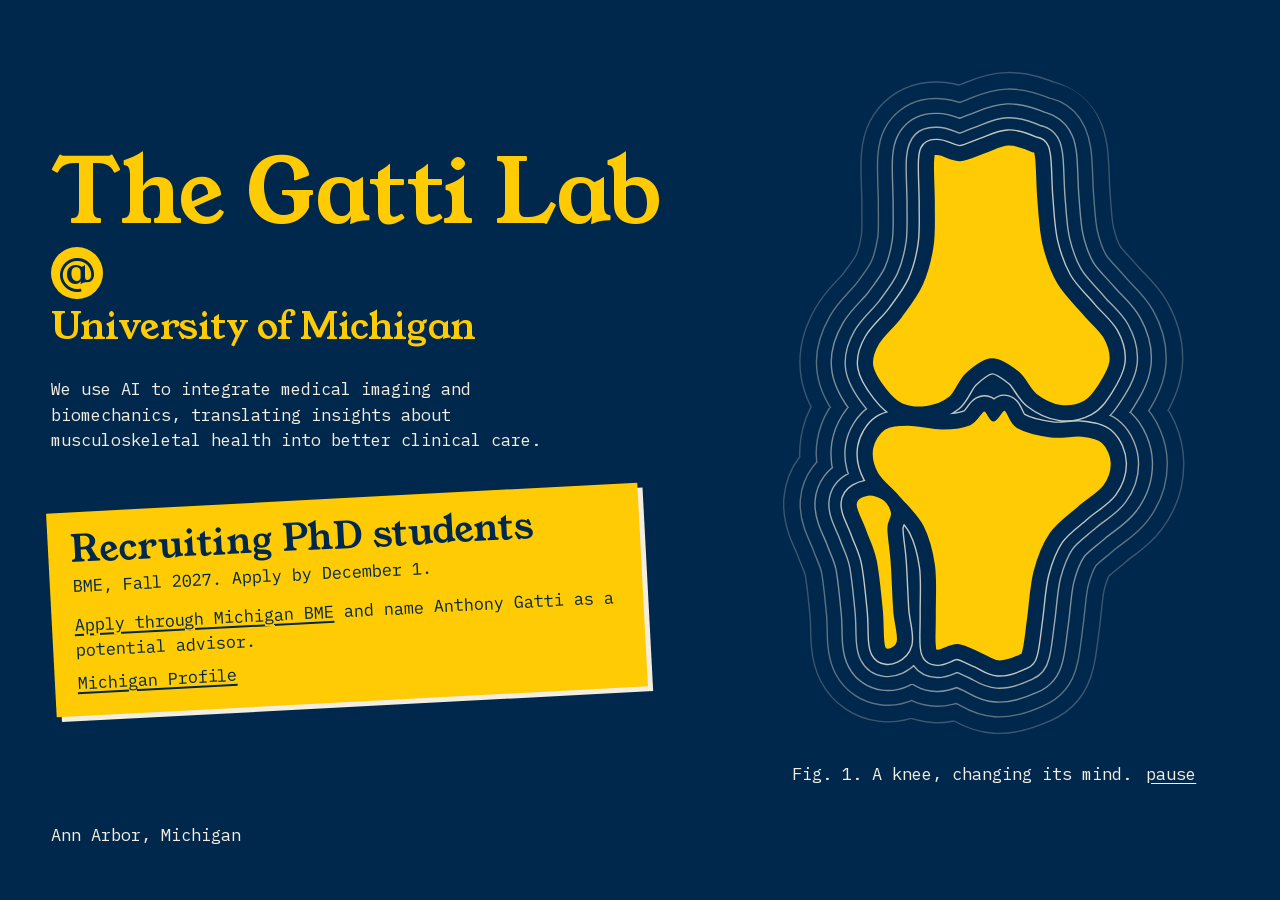
<file: index.html>
<!doctype html>
<html lang="en">
<head>
  <meta charset="utf-8">
  <meta name="viewport" content="width=device-width, initial-scale=1">
  <title>The Gatti Lab @ University of Michigan</title>
  <meta name="description" content="AI, medical imaging, and biomechanics for musculoskeletal health and clinical care. Recruiting PhD students in Biomedical Engineering for Fall 2027.">
  <meta name="theme-color" content="#00274c">

  <meta property="og:type" content="website">
  <meta property="og:url" content="https://thegattilab.ai/">
  <meta property="og:title" content="The Gatti Lab @ University of Michigan">
  <meta property="og:description" content="AI, medical imaging, and biomechanics for musculoskeletal health and clinical care. Recruiting PhD students, BME, Fall 2027.">
  <meta property="og:image" content="https://thegattilab.ai/assets/og-image.png">
  <meta name="twitter:card" content="summary_large_image">

  <link rel="icon" href="assets/favicon.svg" type="image/svg+xml">
  <link rel="preload" href="assets/fonts/young-serif.woff2" as="font" type="font/woff2" crossorigin>
  <link rel="stylesheet" href="assets/style.css">
</head>
<body class="blue">
  <main class="page">
    <div class="words">
      <h1>
        <span class="lab">The Gatti Lab</span>
        <span class="at">@</span>
        <span class="uni">University of Michigan</span>
      </h1>

      <p class="mission">We use AI to integrate medical imaging and biomechanics, translating insights about musculoskeletal health into better clinical care.</p>

      <section class="recruit" aria-labelledby="recruit-title">
        <h2 id="recruit-title">Recruiting PhD students</h2>
        <p class="when">BME, Fall 2027. Apply by December 1.</p>
        <ul>
          <li><a href="https://bme.umich.edu/academics/graduate/graduate-admissions/">Apply through Michigan BME</a> and name Anthony Gatti as a potential advisor.</li>
          <li><a href="https://cad-ai.med.umich.edu/people#h.32wbcafxf2bp">Michigan Profile</a></li>
        </ul>
      </section>
    </div>

    <figure class="fig">
      <svg id="morph" viewBox="-30 -80 540 790" role="img" aria-label="Outline of a knee joint, slowly changing shape and alignment, with contour lines rippling out around it.">
        <defs>
          <path id="bones" d="M169.9 32.0C170.7 22.3 170.3 24.0 175.6 23.8C180.9 23.6 192.9 31.2 201.9 30.9C210.9 30.6 220.4 25.0 229.6 22.0C238.9 19.0 248.3 13.4 257.3 13.1C266.3 12.8 278.2 17.7 283.6 20.2C289.0 22.7 288.4 18.3 289.9 28.0C291.4 37.6 291.2 61.3 292.6 77.9C294.0 94.6 294.7 112.1 298.3 127.8C301.8 143.5 306.6 158.9 313.8 172.3C320.9 185.8 332.8 197.9 341.0 208.5C349.2 219.0 358.2 226.6 363.0 235.8C367.7 244.9 370.4 254.1 369.5 263.4C368.5 272.8 361.9 283.9 357.1 291.7C352.2 299.6 347.8 306.5 340.6 310.5C333.4 314.4 322.7 316.9 313.6 315.5C304.5 314.1 294.0 309.0 286.1 302.3C278.2 295.5 274.4 282.3 266.3 275.1C258.3 267.8 247.2 258.4 237.9 258.7C228.6 259.0 218.0 269.2 210.3 277.0C202.7 284.8 199.4 298.9 192.1 305.4C184.8 312.0 175.4 315.1 166.5 316.5C157.6 317.8 146.5 316.9 138.8 313.5C131.0 310.1 125.5 303.8 119.9 296.3C114.4 288.8 106.8 277.6 105.4 268.6C104.1 259.5 106.8 251.7 111.9 242.2C117.0 232.7 128.3 222.6 135.9 211.4C143.5 200.1 152.1 188.1 157.7 174.6C163.2 161.1 167.0 145.6 169.2 130.2C171.3 114.7 170.5 98.4 170.6 82.1C170.7 65.7 169.0 41.7 169.9 32.0ZM118.8 340.5C125.6 335.8 135.0 335.7 145.7 335.6C156.5 335.4 171.9 340.0 183.2 339.8C194.6 339.6 205.8 338.0 213.5 334.3C221.2 330.6 225.1 318.6 229.5 317.8C233.8 317.0 236.0 329.5 239.8 329.4C243.7 329.3 248.1 315.8 252.6 317.2C257.0 318.5 258.1 332.2 266.5 337.5C275.0 342.8 291.3 347.0 303.1 348.7C314.9 350.4 327.7 346.6 337.4 347.8C347.0 348.9 355.5 350.2 361.1 355.6C366.8 361.0 370.9 371.5 371.1 380.2C371.2 388.8 368.1 398.8 362.0 407.4C355.9 416.0 344.0 422.7 334.4 431.8C324.9 440.9 312.3 449.9 304.6 462.2C296.9 474.4 292.0 489.2 288.1 505.4C284.1 521.5 283.0 544.2 280.9 559.1C278.9 574.1 277.6 587.7 275.9 594.9C274.1 602.2 275.4 600.3 270.4 602.7C265.4 605.0 253.6 609.7 245.9 609.3C238.3 608.8 232.2 603.1 224.4 600.0C216.5 596.9 206.9 591.0 198.9 590.5C190.9 590.0 180.9 597.5 176.4 597.2C171.9 597.0 172.6 596.3 171.9 588.9C171.1 581.5 172.1 567.9 171.9 552.8C171.8 537.8 173.1 515.1 171.1 498.6C169.0 482.1 165.7 466.8 159.6 453.8C153.5 440.7 142.6 430.4 134.4 420.2C126.3 410.0 115.8 402.0 110.9 392.7C106.0 383.3 103.8 372.6 105.1 363.9C106.4 355.2 112.0 345.2 118.8 340.5ZM85.9 427.4C86.9 420.5 95.2 417.3 100.6 416.3C106.0 415.2 113.9 417.7 118.3 421.3C122.8 424.9 126.7 432.1 127.4 437.9C128.1 443.6 122.9 446.3 122.4 455.6C121.8 465.0 123.4 478.1 124.2 493.9C124.9 509.6 125.8 534.8 126.9 550.2C128.0 565.7 132.9 579.3 130.9 586.6C128.8 593.8 117.7 599.9 114.4 593.6C111.1 587.4 112.6 566.1 110.9 549.3C109.2 532.5 107.0 507.9 104.2 492.7C101.4 477.5 97.2 468.9 94.1 458.0C91.1 447.1 84.8 434.4 85.9 427.4Z"/>
        </defs>
        <g id="rings"></g>
        <use href="#bones" class="bones"/>
      </svg>
      <figcaption>
        <span>Fig. 1. A knee, changing its mind.</span>
        <button id="pause" type="button" hidden>pause</button>
      </figcaption>
    </figure>

    <footer>Ann Arbor, Michigan</footer>
  </main>

  <script src="assets/morph.js" defer></script>
</body>
</html>
</file>
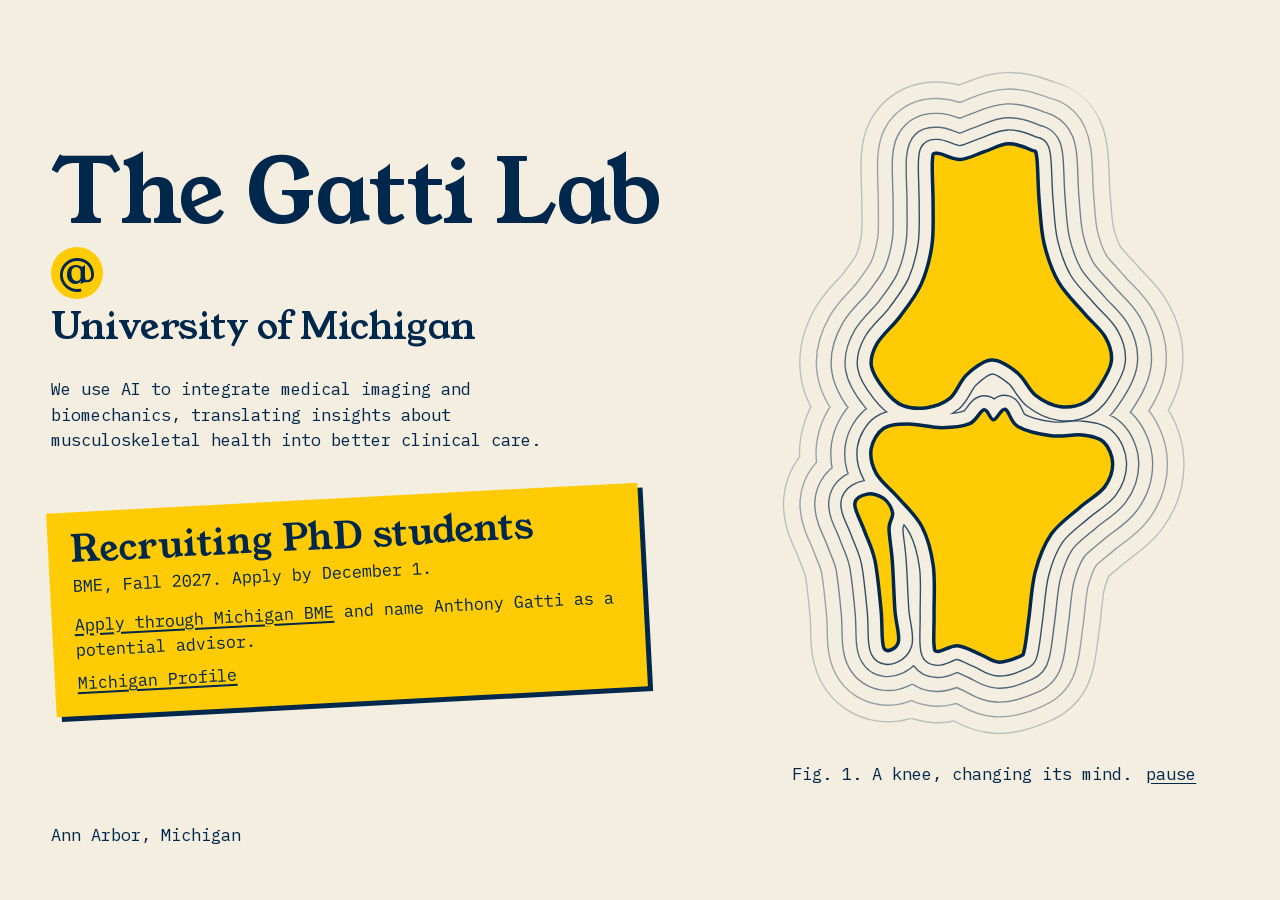
<file: bone.html>
<!doctype html>
<html lang="en">
<head>
  <meta charset="utf-8">
  <meta name="viewport" content="width=device-width, initial-scale=1">
  <title>The Gatti Lab @ University of Michigan</title>
  <meta name="description" content="AI, medical imaging, and biomechanics for musculoskeletal health and clinical care. Recruiting PhD students in Biomedical Engineering for Fall 2027.">
  <meta name="theme-color" content="#f4eee0">
  <meta name="robots" content="noindex">

  <meta property="og:type" content="website">
  <meta property="og:url" content="https://thegattilab.ai/">
  <meta property="og:title" content="The Gatti Lab @ University of Michigan">
  <meta property="og:description" content="AI, medical imaging, and biomechanics for musculoskeletal health and clinical care. Recruiting PhD students, BME, Fall 2027.">
  <meta property="og:image" content="https://thegattilab.ai/assets/og-image.png">
  <meta name="twitter:card" content="summary_large_image">

  <link rel="icon" href="assets/favicon.svg" type="image/svg+xml">
  <link rel="preload" href="assets/fonts/young-serif.woff2" as="font" type="font/woff2" crossorigin>
  <link rel="stylesheet" href="assets/style.css">
</head>
<body>
  <main class="page">
    <div class="words">
      <h1>
        <span class="lab">The Gatti Lab</span>
        <span class="at">@</span>
        <span class="uni">University of Michigan</span>
      </h1>

      <p class="mission">We use AI to integrate medical imaging and biomechanics, translating insights about musculoskeletal health into better clinical care.</p>

      <section class="recruit" aria-labelledby="recruit-title">
        <h2 id="recruit-title">Recruiting PhD students</h2>
        <p class="when">BME, Fall 2027. Apply by December 1.</p>
        <ul>
          <li><a href="https://bme.umich.edu/academics/graduate/graduate-admissions/">Apply through Michigan BME</a> and name Anthony Gatti as a potential advisor.</li>
          <li><a href="https://cad-ai.med.umich.edu/people#h.32wbcafxf2bp">Michigan Profile</a></li>
        </ul>
      </section>
    </div>

    <figure class="fig">
      <svg id="morph" viewBox="-30 -80 540 790" role="img" aria-label="Outline of a knee joint, slowly changing shape and alignment, with contour lines rippling out around it.">
        <defs>
          <path id="bones" d="M169.9 32.0C170.7 22.3 170.3 24.0 175.6 23.8C180.9 23.6 192.9 31.2 201.9 30.9C210.9 30.6 220.4 25.0 229.6 22.0C238.9 19.0 248.3 13.4 257.3 13.1C266.3 12.8 278.2 17.7 283.6 20.2C289.0 22.7 288.4 18.3 289.9 28.0C291.4 37.6 291.2 61.3 292.6 77.9C294.0 94.6 294.7 112.1 298.3 127.8C301.8 143.5 306.6 158.9 313.8 172.3C320.9 185.8 332.8 197.9 341.0 208.5C349.2 219.0 358.2 226.6 363.0 235.8C367.7 244.9 370.4 254.1 369.5 263.4C368.5 272.8 361.9 283.9 357.1 291.7C352.2 299.6 347.8 306.5 340.6 310.5C333.4 314.4 322.7 316.9 313.6 315.5C304.5 314.1 294.0 309.0 286.1 302.3C278.2 295.5 274.4 282.3 266.3 275.1C258.3 267.8 247.2 258.4 237.9 258.7C228.6 259.0 218.0 269.2 210.3 277.0C202.7 284.8 199.4 298.9 192.1 305.4C184.8 312.0 175.4 315.1 166.5 316.5C157.6 317.8 146.5 316.9 138.8 313.5C131.0 310.1 125.5 303.8 119.9 296.3C114.4 288.8 106.8 277.6 105.4 268.6C104.1 259.5 106.8 251.7 111.9 242.2C117.0 232.7 128.3 222.6 135.9 211.4C143.5 200.1 152.1 188.1 157.7 174.6C163.2 161.1 167.0 145.6 169.2 130.2C171.3 114.7 170.5 98.4 170.6 82.1C170.7 65.7 169.0 41.7 169.9 32.0ZM118.8 340.5C125.6 335.8 135.0 335.7 145.7 335.6C156.5 335.4 171.9 340.0 183.2 339.8C194.6 339.6 205.8 338.0 213.5 334.3C221.2 330.6 225.1 318.6 229.5 317.8C233.8 317.0 236.0 329.5 239.8 329.4C243.7 329.3 248.1 315.8 252.6 317.2C257.0 318.5 258.1 332.2 266.5 337.5C275.0 342.8 291.3 347.0 303.1 348.7C314.9 350.4 327.7 346.6 337.4 347.8C347.0 348.9 355.5 350.2 361.1 355.6C366.8 361.0 370.9 371.5 371.1 380.2C371.2 388.8 368.1 398.8 362.0 407.4C355.9 416.0 344.0 422.7 334.4 431.8C324.9 440.9 312.3 449.9 304.6 462.2C296.9 474.4 292.0 489.2 288.1 505.4C284.1 521.5 283.0 544.2 280.9 559.1C278.9 574.1 277.6 587.7 275.9 594.9C274.1 602.2 275.4 600.3 270.4 602.7C265.4 605.0 253.6 609.7 245.9 609.3C238.3 608.8 232.2 603.1 224.4 600.0C216.5 596.9 206.9 591.0 198.9 590.5C190.9 590.0 180.9 597.5 176.4 597.2C171.9 597.0 172.6 596.3 171.9 588.9C171.1 581.5 172.1 567.9 171.9 552.8C171.8 537.8 173.1 515.1 171.1 498.6C169.0 482.1 165.7 466.8 159.6 453.8C153.5 440.7 142.6 430.4 134.4 420.2C126.3 410.0 115.8 402.0 110.9 392.7C106.0 383.3 103.8 372.6 105.1 363.9C106.4 355.2 112.0 345.2 118.8 340.5ZM85.9 427.4C86.9 420.5 95.2 417.3 100.6 416.3C106.0 415.2 113.9 417.7 118.3 421.3C122.8 424.9 126.7 432.1 127.4 437.9C128.1 443.6 122.9 446.3 122.4 455.6C121.8 465.0 123.4 478.1 124.2 493.9C124.9 509.6 125.8 534.8 126.9 550.2C128.0 565.7 132.9 579.3 130.9 586.6C128.8 593.8 117.7 599.9 114.4 593.6C111.1 587.4 112.6 566.1 110.9 549.3C109.2 532.5 107.0 507.9 104.2 492.7C101.4 477.5 97.2 468.9 94.1 458.0C91.1 447.1 84.8 434.4 85.9 427.4Z"/>
        </defs>
        <g id="rings"></g>
        <use href="#bones" class="bones"/>
      </svg>
      <figcaption>
        <span>Fig. 1. A knee, changing its mind.</span>
        <button id="pause" type="button" hidden>pause</button>
      </figcaption>
    </figure>

    <footer>Ann Arbor, Michigan</footer>
  </main>

  <script src="assets/morph.js" defer></script>
</body>
</html>
</file>
<file: assets/style.css>
@font-face {
  font-family: "Young Serif";
  src: url("fonts/young-serif.woff2") format("woff2");
  font-display: swap;
}
@font-face {
  font-family: "IBM Plex Mono";
  src: url("fonts/ibm-plex-mono-400.woff2") format("woff2");
  font-weight: 400;
  font-display: swap;
}

/* Bone version (bone.html). Each colour is named by its job.
   Type is deliberately limited: serif at --xl and --l for headings, and mono at
   the body size for everything else. */
:root {
  --xl: clamp(3rem, 7vw, 7.25rem);
  --l: clamp(1.6rem, 2.9vw, 2.75rem);
  --paper: #f4eee0;     /* page background */
  --ink: #00274c;       /* big serif words */
  --small: #00274c;     /* small mono words */
  --maize: #ffcb05;     /* sticker, @ badge, bones */
  --on-maize: #00274c;  /* words and outlines on maize */
  --shadow: #00274c;    /* sticker shadow */
  --ring: #00274c;      /* contour rings */
  --serif: "Young Serif", Georgia, "Times New Roman", serif;
  --mono: "IBM Plex Mono", ui-monospace, Menlo, monospace;
}

/* Blue version (index.html). Maize type, with blueprint-white details. */
body.blue {
  --paper: #00274c;
  --ink: #ffcb05;
  --small: #f4eee0;
  --shadow: #f4eee0;
  --ring: #f4eee0;
}

* { box-sizing: border-box; }

html { -webkit-text-size-adjust: 100%; }

body {
  margin: 0;
  background: var(--paper);
  color: var(--small);
  font-family: var(--mono);
  font-size: 1.0625rem;
  line-height: 1.5;
}

a { color: inherit; text-decoration-thickness: 2px; text-underline-offset: 3px; }
a:hover { text-decoration-thickness: 4px; }
:focus-visible { outline: 3px solid var(--small); outline-offset: 3px; }
.recruit :focus-visible { outline-color: var(--on-maize); }

.page {
  display: grid;
  grid-template-columns: minmax(0, 1.4fr) minmax(0, 1fr);
  grid-template-rows: 1fr auto;
  column-gap: clamp(2rem, 4vw, 5rem);
  row-gap: 1.5rem;
  min-height: 100vh;
  min-height: 100svh;
  max-width: 1400px;
  margin: 0 auto;
  padding: clamp(1.5rem, 4vw, 4rem);
}

.words { align-self: center; }

h1 {
  margin: 0;
  color: var(--ink);
  font-family: var(--serif);
  font-weight: 400;
  line-height: 1;
  letter-spacing: -0.015em;
}
h1 span { display: block; white-space: nowrap; }

.lab { font-size: var(--xl); }
.uni { font-size: var(--l); }

h1 .at {
  display: grid;
  place-items: center;
  width: 1.4em;
  height: 1.4em;
  margin: 0.25em 0;
  padding-bottom: 0.08em;
  border-radius: 50%;
  background: var(--maize);
  color: var(--on-maize);
  font-size: var(--l);
}

.mission {
  margin: clamp(1.5rem, 2.5vw, 2.5rem) 0 0;
  max-width: 54ch;
}

/* The recruiting note is a sticker slapped onto the page. */
.recruit {
  display: inline-block;
  max-width: 37rem;
  margin-top: clamp(2.25rem, 3.5vw, 3.25rem);
  padding: 1.15rem 1.4rem 1.25rem;
  background: var(--maize);
  color: var(--on-maize);
  transform: rotate(-3deg);
  box-shadow: 5px 5px 0 var(--shadow);
}
.recruit h2 {
  margin: 0;
  font-family: var(--serif);
  font-size: var(--l);
  font-weight: 400;
  line-height: 1.1;
}
.when { margin: 0.2rem 0 0.8rem; }
.recruit ul { margin: 0; padding: 0; list-style: none; }
.recruit li + li { margin-top: 0.45rem; }

.fig {
  align-self: center;
  justify-self: center;
  width: 100%;
  max-width: calc((100svh - 11rem) * 0.68);
  margin: 0;
}
#morph { display: block; width: 100%; height: auto; overflow: visible; }

/* Stacked strokes on one path. A thick stroke with round joins is an exact
   distance offset, so these rings are level sets of the distance to the bones. */
#morph use { fill: none; stroke-linejoin: round; }
#morph .bones { fill: var(--maize); stroke: var(--on-maize); stroke-width: 4; }

figcaption {
  display: flex;
  flex-wrap: wrap;
  justify-content: center;
  gap: 0.25rem 0.9rem;
  margin-top: 0.75rem;
  text-align: center;
  text-wrap: balance;
}
#pause {
  padding: 0;
  border: 0;
  background: none;
  color: inherit;
  font: inherit;
  text-decoration: underline;
  text-underline-offset: 3px;
  cursor: pointer;
}
#pause[hidden] { display: none; }

footer {
  grid-column: 1 / -1;
}

@media (max-width: 860px) {
  :root {
    --xl: clamp(2.5rem, 13vw, 6rem);
    --l: clamp(1.35rem, 6.2vw, 2.75rem);
  }
  .page {
    grid-template-columns: minmax(0, 1fr);
    grid-template-rows: none;
  }
  .fig { max-width: 20rem; }
  .recruit { display: block; }
}
</file>
